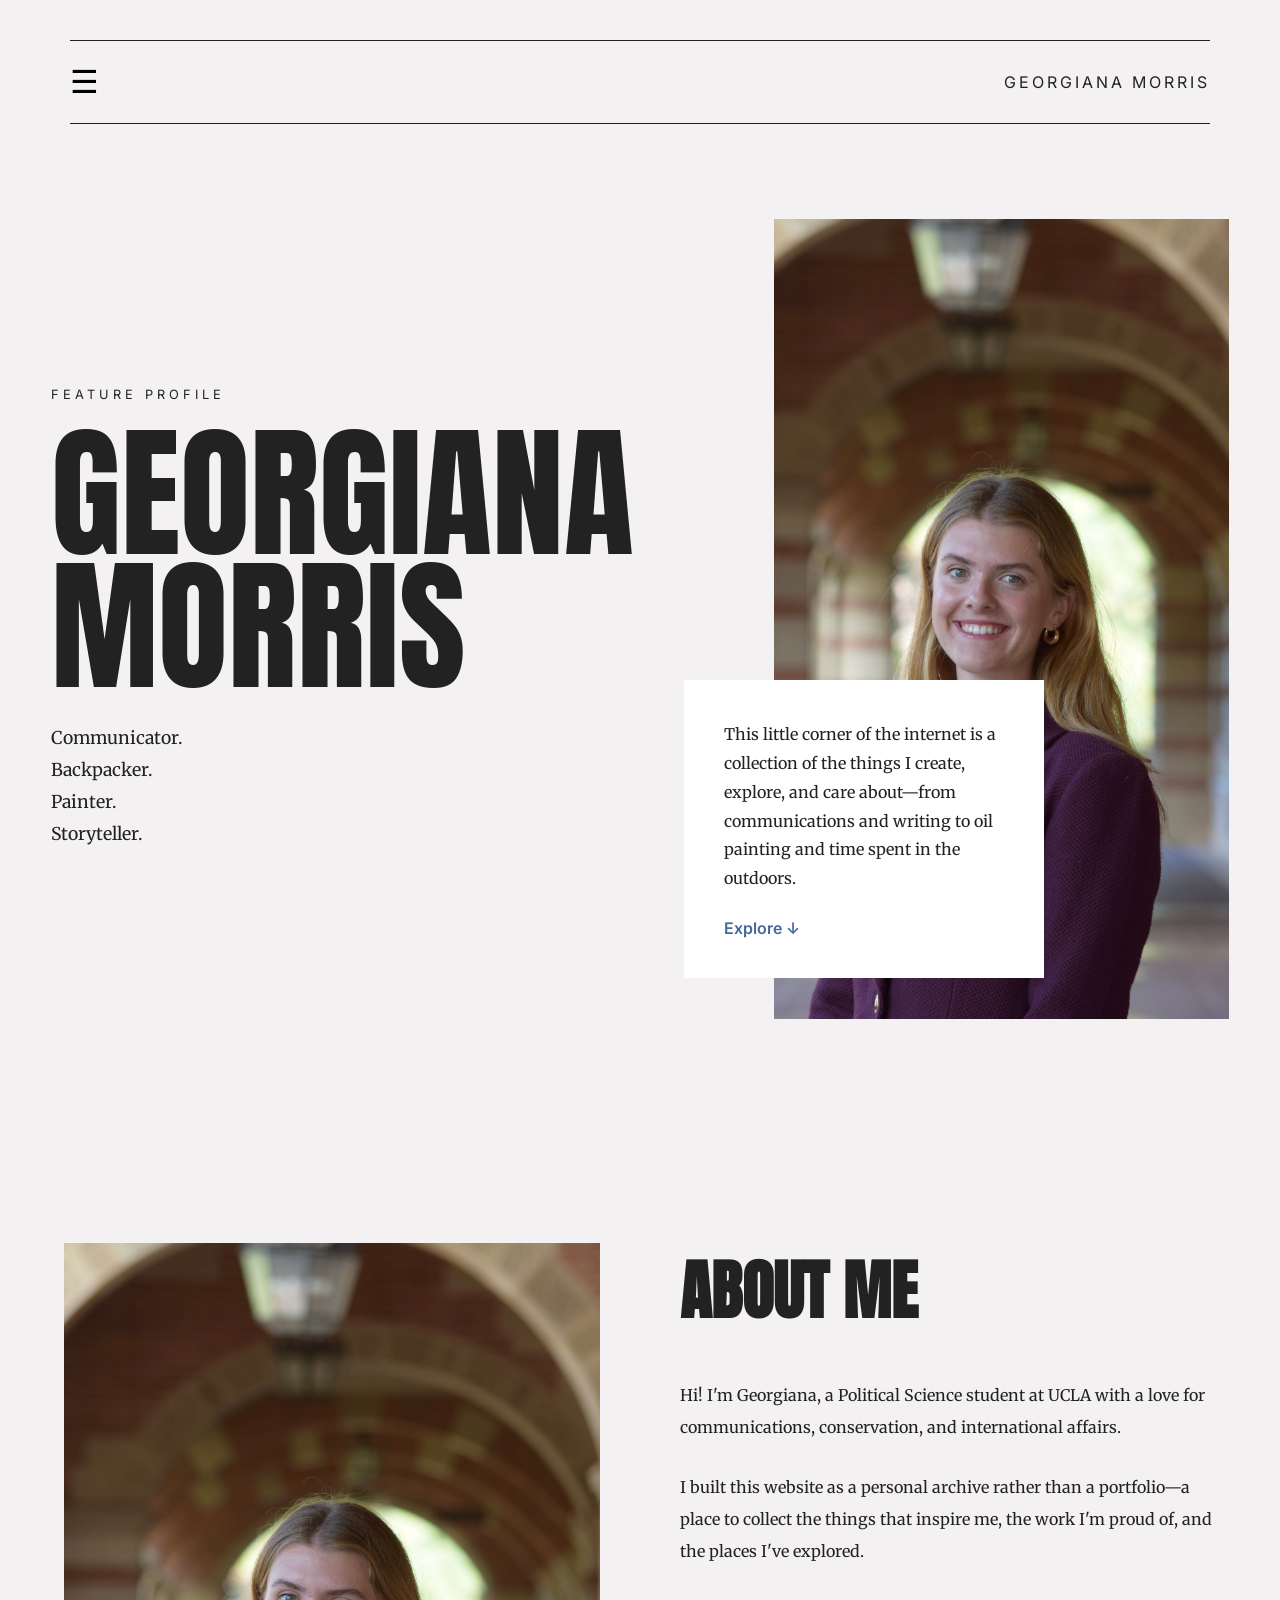
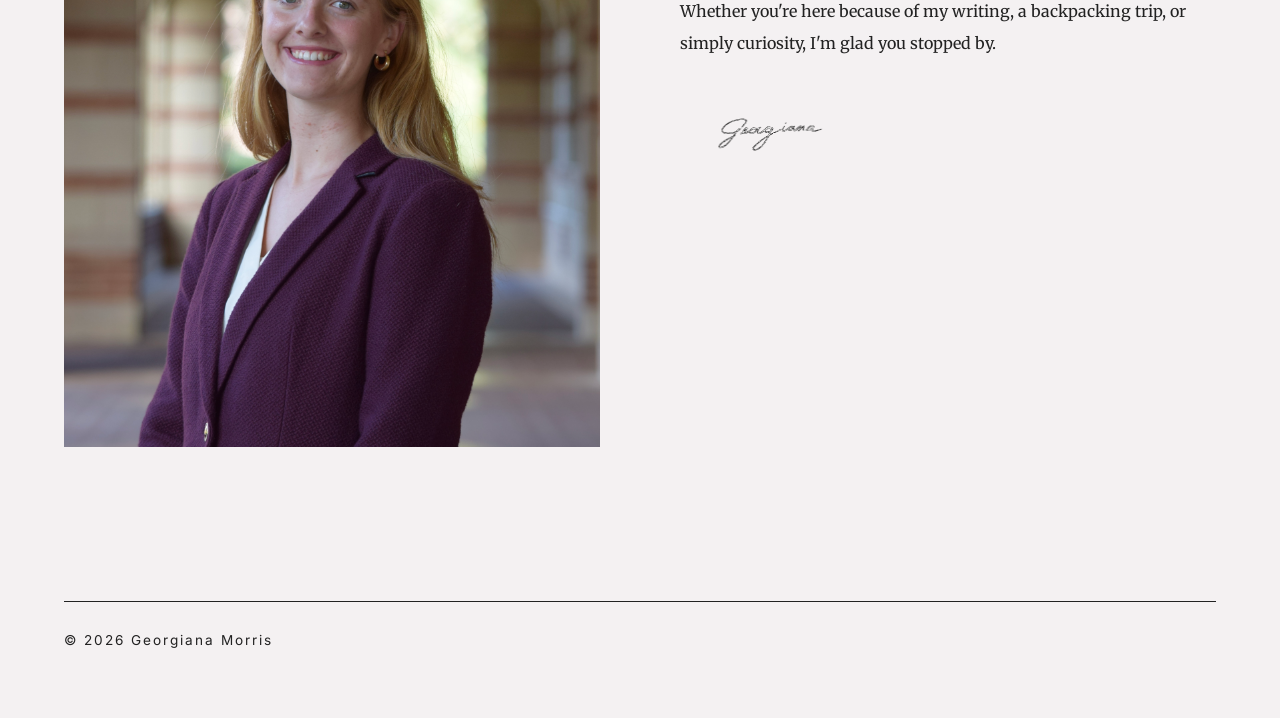
<file: index.html>
<!DOCTYPE html>
<html lang="en">
<head>

    <meta charset="UTF-8">
    <meta name="viewport" content="width=device-width, initial-scale=1.0">

    <title>Georgiana Morris</title>

    <!-- Google Fonts -->

    <link rel="preconnect" href="https://fonts.googleapis.com">
    <link rel="preconnect" href="https://fonts.gstatic.com" crossorigin>

    <link href="https://fonts.googleapis.com/css2?family=Anton&family=Inter:wght@300;400;500;600&family=Merriweather:wght@300;400;700&display=swap" rel="stylesheet">

    <link rel="stylesheet" href="css/style.css">

</head>

<body>

<header>

    <div class="nav-line"></div>

    <nav>

        <button class="menu-button" id="menuButton">
            ☰
        </button>

        <div class="logo">
            GEORGIANA MORRIS
        </div>

    </nav>

    <div class="nav-line"></div>

</header>


<!-- MENU OVERLAY -->

<div class="menu-overlay" id="menuOverlay">

    <button class="close-button" id="closeButton">
        ×
    </button>

    <div class="menu-container">

        <p class="menu-title">
            GEORGIANA MORRIS
        </p>

        <p class="menu-subtitle">
            A personal archive of stories, art, writing, and adventure.
        </p>

        <div class="menu-links">

            <a href="index.html">Home</a>

            <a href="portfolio.html">Portfolio</a>

            <a href="gallery.html">Gallery</a>

            <a href="writing.html">Written Works</a>

            <a href="outdoors.html">The Great Outdoors</a>

            <a href="connect.html">Let's Connect</a>

        </div>

    </div>

</div>



<!-- HERO -->

<section class="hero">

    <div class="hero-left">

        <p class="section-label">
            FEATURE PROFILE
        </p>

        <h1>

            GEORGIANA

            <br>

            MORRIS

        </h1>

        <div class="tagline">

            <p>Communicator.</p>

            <p>Backpacker.</p>

            <p>Painter.</p>

            <p>Storyteller.</p>

        </div>

    </div>


    <div class="hero-right">

        <img
            src="images/Georgiana_HeadShot.jpeg"
            alt="Portrait of Georgiana"
            class="hero-image"
            width="600"
            height="800"
            loading="lazy">

        <div class="intro-card">

            <p>

                This little corner of the internet is a collection of the
                things I create, explore, and care about—from communications
                and writing to oil painting and time spent in the outdoors.

            </p>

            <a href="#about">

                Explore ↓

            </a>

        </div>

    </div>

</section>




<!-- ABOUT -->

<section class="about" id="about">

    <div class="about-grid">

        <div>

            <img
                src="images/Georgiana_HeadShot.jpeg"
                alt="Georgiana in nature"
                class="about-image">

        </div>

        <div>

            <h2>

                ABOUT ME

            </h2>

            <p>

                Hi! I'm Georgiana, a Political Science student at UCLA with a
                love for communications, conservation, and international
                affairs.

            </p>

            <p>

                I built this website as a personal archive rather than a
                portfolio—a place to collect the things that inspire me, the
                work I'm proud of, and the places I've explored.

            </p>

            <p>

                Whether you're here because of my writing, a backpacking trip,
                or simply curiosity, I'm glad you stopped by.

            </p>

            <img
                src="images/Signature.png"
                alt="Georgiana's signature"
                class="signature"
                loading="lazy">

        </div>

    </div>

</section>




<footer>

    <div class="footer-line"></div>

    <p>

        © 2026 Georgiana Morris

    </p>

</footer>

<script src="js/script.js"></script>

</body>

</html>
</file>
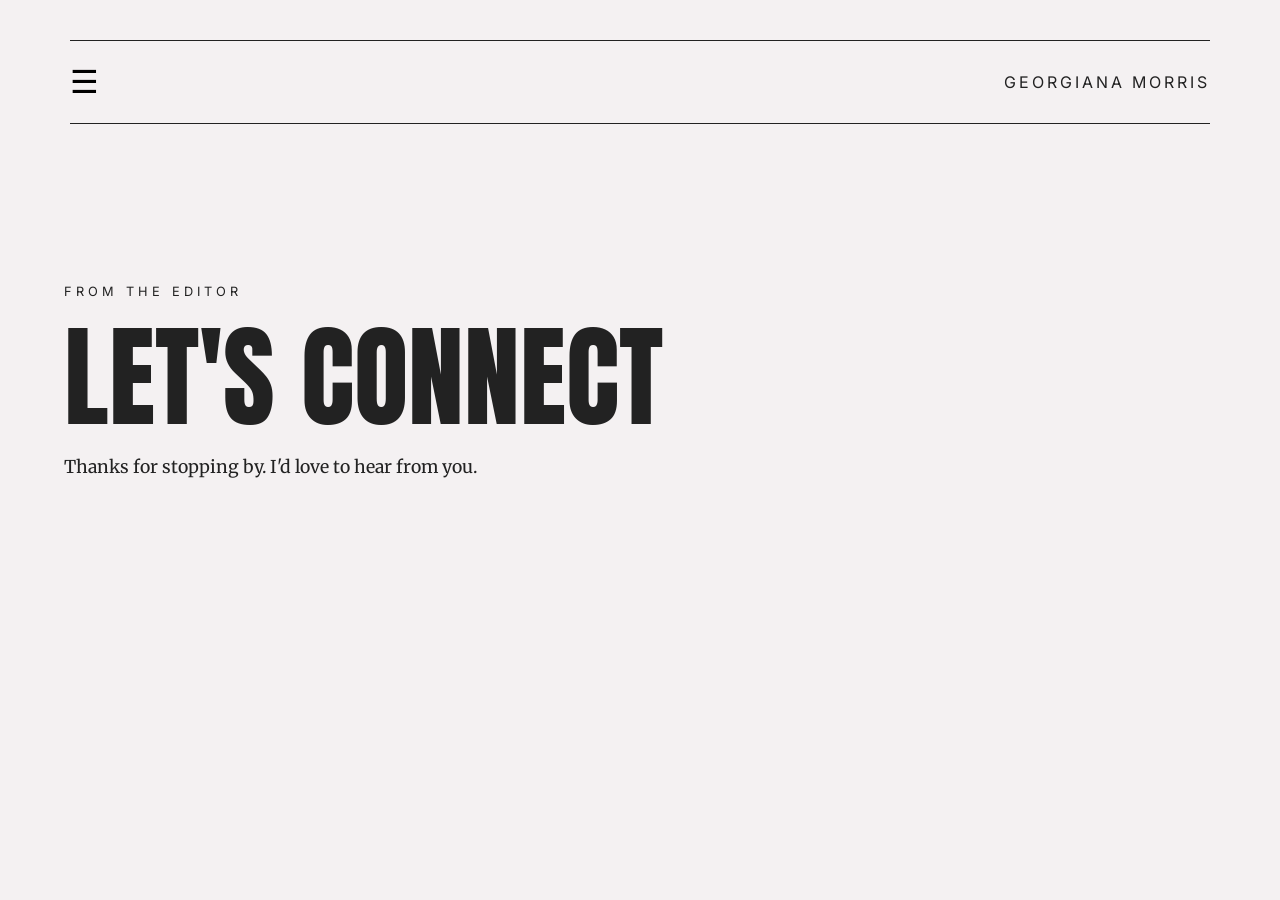
<file: connect.html>
<!DOCTYPE html>
<html lang="en">

<head>

<meta charset="UTF-8">

<meta name="viewport" content="width=device-width, initial-scale=1.0">

<title>Let's Connect</title>

<link rel="preconnect" href="https://fonts.googleapis.com">

<link rel="preconnect" href="https://fonts.gstatic.com" crossorigin>

<link href="https://fonts.googleapis.com/css2?family=Anton&family=Inter&family=Merriweather&display=swap" rel="stylesheet">

<link rel="stylesheet" href="css/style.css">

</head>

<body>

<header>

<div class="nav-line"></div>

<nav>

<!-- MENU OVERLAY -->

<div class="menu-overlay" id="menuOverlay">

    <button class="close-button" id="closeButton">
        ×
    </button>

    <div class="menu-container">

        <p class="menu-title">
            GEORGIANA MORRIS
        </p>

        <p class="menu-subtitle">
            A personal archive of stories, art, writing, and adventure.
        </p>

        <div class="menu-links">

            <a href="index.html">Home</a>

            <a href="portfolio.html">Portfolio</a>

            <a href="gallery.html">Gallery</a>

            <a href="writing.html">Written Works</a>

            <a href="outdoors.html">The Great Outdoors</a>

            <a href="connect.html">Let's Connect</a>

        </div>

    </div>

</div>
  

  <button class="menu-button" id="menuButton">
    ☰
</button>

<div class="logo">

GEORGIANA MORRIS

</div>

</nav>

<div class="nav-line"></div>

</header>

<section class="page-hero">

<p class="section-label">

FROM THE EDITOR

</p>

<h1>

LET'S CONNECT

</h1>

<p class="page-intro">

Thanks for stopping by. I'd love to hear from you.

</p>

</section>

<script src="js/script.js"></script>

</body>

</html>
</file>
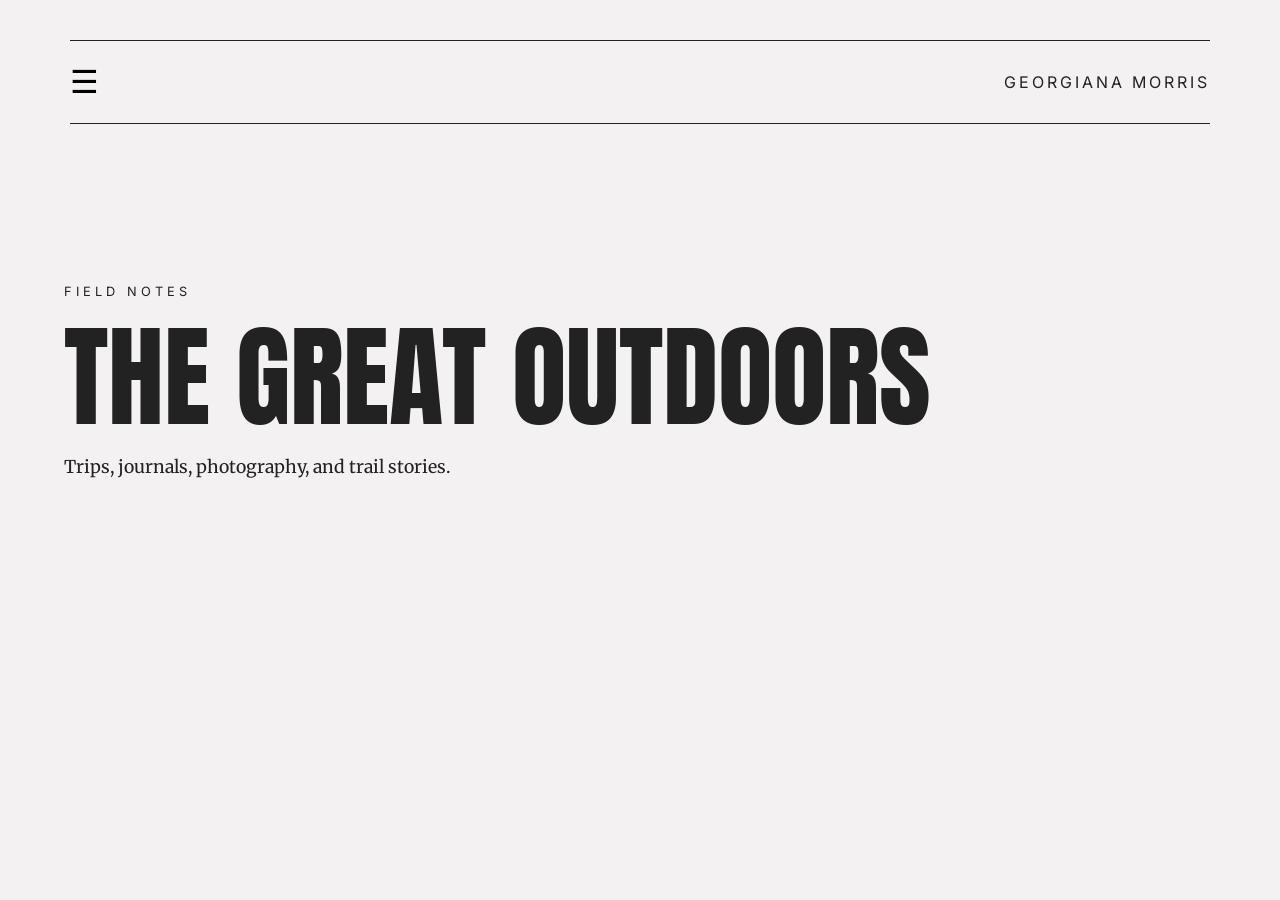
<file: outdoors.html>
<!DOCTYPE html>
<html lang="en">

<head>

<meta charset="UTF-8">

<meta name="viewport" content="width=device-width, initial-scale=1.0">

<title>The Great Outdoors</title>

<link rel="preconnect" href="https://fonts.googleapis.com">

<link rel="preconnect" href="https://fonts.gstatic.com" crossorigin>

<link href="https://fonts.googleapis.com/css2?family=Anton&family=Inter&family=Merriweather&display=swap" rel="stylesheet">

<link rel="stylesheet" href="css/style.css">

</head>

<body>

<header>

<div class="nav-line"></div>

<nav>

  <!-- MENU OVERLAY -->

<div class="menu-overlay" id="menuOverlay">

    <button class="close-button" id="closeButton">
        ×
    </button>

    <div class="menu-container">

        <p class="menu-title">
            GEORGIANA MORRIS
        </p>

        <p class="menu-subtitle">
            A personal archive of stories, art, writing, and adventure.
        </p>

        <div class="menu-links">

            <a href="index.html">Home</a>

            <a href="portfolio.html">Portfolio</a>

            <a href="gallery.html">Gallery</a>

            <a href="writing.html">Written Works</a>

            <a href="outdoors.html">The Great Outdoors</a>

            <a href="connect.html">Let's Connect</a>

        </div>

    </div>

</div>

<button class="menu-button" id="menuButton">
    ☰
</button>

<div class="logo">

GEORGIANA MORRIS

</div>

</nav>

<div class="nav-line"></div>

</header>

<section class="page-hero">

<p class="section-label">

FIELD NOTES

</p>

<h1>

THE GREAT OUTDOORS

</h1>

<p class="page-intro">

Trips, journals, photography, and trail stories.

</p>

</section>

<script src="js/script.js"></script>

</body>

</html>
</file>
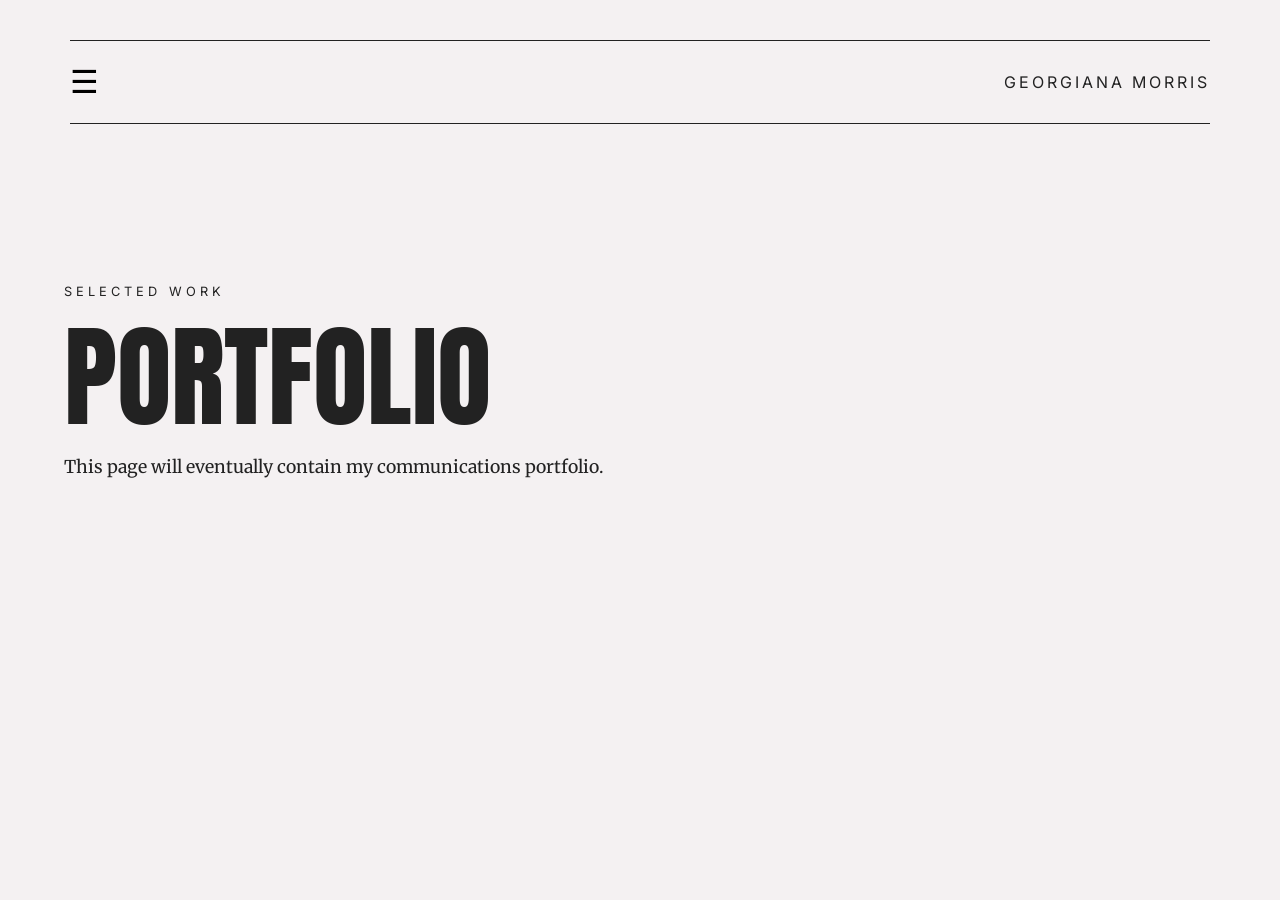
<file: portfolio.html>
<!DOCTYPE html>
<html lang="en">

<head>

<meta charset="UTF-8">
<meta name="viewport" content="width=device-width, initial-scale=1.0">

<title>Portfolio | Georgiana Morris</title>

<link rel="preconnect" href="https://fonts.googleapis.com">
<link rel="preconnect" href="https://fonts.gstatic.com" crossorigin>

<link href="https://fonts.googleapis.com/css2?family=Anton&family=Inter:wght@300;400;500;600&family=Merriweather:wght@300;700&display=swap" rel="stylesheet">

<link rel="stylesheet" href="css/style.css">

</head>

<body>

<header>

<div class="nav-line"></div>

<nav>

<!-- MENU OVERLAY -->

<div class="menu-overlay" id="menuOverlay">

    <button class="close-button" id="closeButton">
        ×
    </button>

    <div class="menu-container">

        <p class="menu-title">
            GEORGIANA MORRIS
        </p>

        <p class="menu-subtitle">
            A personal archive of stories, art, writing, and adventure.
        </p>

        <div class="menu-links">

            <a href="index.html">Home</a>

            <a href="portfolio.html">Portfolio</a>

            <a href="gallery.html">Gallery</a>

            <a href="writing.html">Written Works</a>

            <a href="outdoors.html">The Great Outdoors</a>

            <a href="connect.html">Let's Connect</a>

        </div>

    </div>

</div>

<button class="menu-button" id="menuButton">
    ☰
</button>

<div class="logo">

GEORGIANA MORRIS

</div>

</nav>

<div class="nav-line"></div>

</header>

<section class="page-hero">

<p class="section-label">

SELECTED WORK

</p>

<h1>

PORTFOLIO

</h1>

<p class="page-intro">

This page will eventually contain my communications portfolio.

</p>

</section>

<script src="js/script.js"></script>

</body>

</html>
</file>
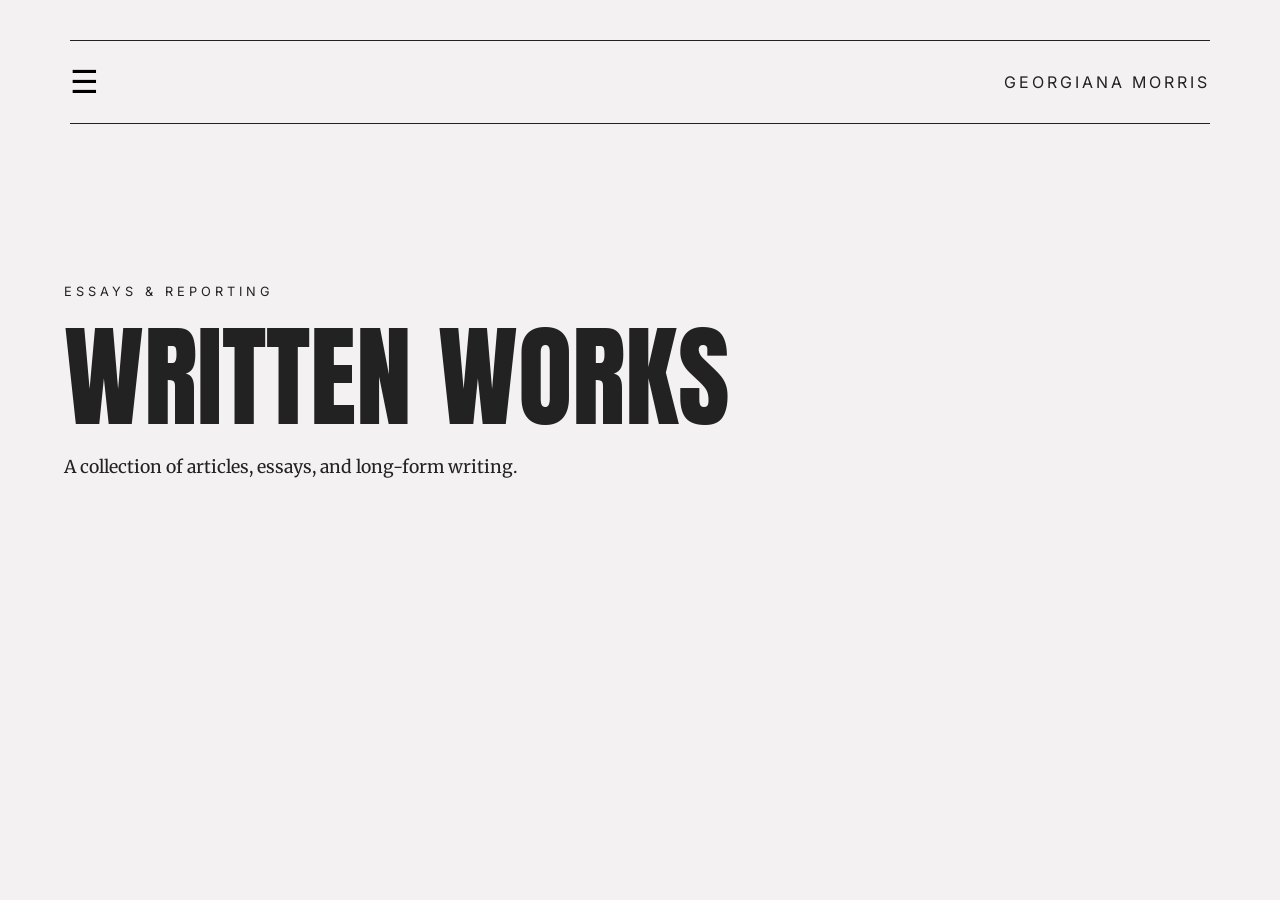
<file: writing.html>
<!DOCTYPE html>
<html lang="en">

<head>

<meta charset="UTF-8">

<meta name="viewport" content="width=device-width, initial-scale=1.0">

<title>Written Works</title>

<link rel="preconnect" href="https://fonts.googleapis.com">

<link rel="preconnect" href="https://fonts.gstatic.com" crossorigin>

<link href="https://fonts.googleapis.com/css2?family=Anton&family=Inter&family=Merriweather&display=swap" rel="stylesheet">

<link rel="stylesheet" href="css/style.css">

</head>

<body>

<header>

<div class="nav-line"></div>

<nav>

<!-- MENU OVERLAY -->

<div class="menu-overlay" id="menuOverlay">

    <button class="close-button" id="closeButton">
        ×
    </button>

    <div class="menu-container">

        <p class="menu-title">
            GEORGIANA MORRIS
        </p>

        <p class="menu-subtitle">
            A personal archive of stories, art, writing, and adventure.
        </p>

        <div class="menu-links">

            <a href="index.html">Home</a>

            <a href="portfolio.html">Portfolio</a>

            <a href="gallery.html">Gallery</a>

            <a href="writing.html">Written Works</a>

            <a href="outdoors.html">The Great Outdoors</a>

            <a href="connect.html">Let's Connect</a>

        </div>

    </div>

</div>

  
<button class="menu-button" id="menuButton">
    ☰
</button>

<div class="logo">

GEORGIANA MORRIS

</div>

</nav>

<div class="nav-line"></div>

</header>

<section class="page-hero">

<p class="section-label">

ESSAYS & REPORTING

</p>

<h1>

WRITTEN WORKS

</h1>

<p class="page-intro">

A collection of articles, essays, and long-form writing.

</p>

</section>

<script src="js/script.js"></script>

</body>

</html>
</file>
<file: css/style.css>
/* ===========================
   GLOBAL
=========================== */

*{
    margin:0;
    padding:0;
    box-sizing:border-box;
}

html{
    scroll-behavior:smooth;
}

body{

    background:#F4F1F2;
    color:#222;

    font-family:'Merriweather', serif;

    overflow-x:hidden;

}

/* ===========================
   NAVIGATION
=========================== */

header{

    width:100%;

    padding:40px 70px;

}

.nav-line{

    width:100%;
    height:1px;
    background:#222;

}

nav{

    display:flex;

    justify-content:space-between;

    align-items:center;

    padding:22px 0;

}

.logo{

    font-family:'Inter', sans-serif;

    letter-spacing:3px;

    font-size:1rem;

}

.menu-button{

    border:none;

    background:none;

    cursor:pointer;

    font-size:2rem;

}

/* ===========================
   MENU OVERLAY
=========================== */

.menu-overlay{

    position:fixed;

    inset:0;

    background:#F4F1F2;

    display:flex;

    justify-content:center;

    align-items:center;

    opacity:0;

    visibility:hidden;

    transition:opacity .3s ease;

    z-index:999;

}

.menu-overlay.active{

    opacity:1;

    visibility:visible;

}

.menu-container{

    text-align:center;

    max-width:700px;

    padding:40px;

}

.menu-title{

    font-family:'Inter', sans-serif;

    letter-spacing:4px;

    font-size:.9rem;

    margin-bottom:10px;

}

.menu-subtitle{

    font-family:'Merriweather', serif;

    font-size:1rem;

    line-height:1.8;

    color:#666;

    margin-bottom:55px;

}

.menu-links{

    display:flex;

    flex-direction:column;

    gap:22px;

}

.menu-links a{

    text-decoration:none;

    color:#222;

    font-family:'Anton', sans-serif;

    font-size:3.5rem;

    letter-spacing:1px;

    transition:.2s;

}

.menu-links a:hover{

    color:#456A9A;

}

.close-button{

    position:absolute;

    top:45px;

    left:60px;

    border:none;

    background:none;

    font-size:3rem;

    cursor:pointer;

}
/* ===========================
   HERO
=========================== */

.hero{

    width:min(1500px,92%);

    margin:55px auto 140px;

    display:grid;

    grid-template-columns:1fr 1fr;

    gap:140px;

    align-items:center;

}

.section-label{

    font-family:'Inter',sans-serif;

    letter-spacing:4px;

    font-size:.8rem;

    margin-bottom:25px;

}

.hero h1{

    font-family:'Anton',sans-serif;

    font-size:9rem;

    line-height:.92;

    font-weight:400;

}

.tagline{

    margin-top:35px;

}

.tagline p{

    font-size:1.1rem;

    margin-bottom:10px;

}

.hero-right{

    position:relative;

}

.hero-image{

    width:100%;

    max-width:640px;

    aspect-ratio:4/5;

    object-fit:cover;

}

.intro-card{

    position:absolute;

    bottom:45px;

    left:-90px;

    background:white;

    padding:40px;

    width:360px;

}

.intro-card p{

    line-height:1.8;

    margin-bottom:25px;

}

.intro-card a{

    text-decoration:none;

    color:#456A9A;

    font-family:'Inter',sans-serif;

    font-weight:600;

}

/* ===========================
   ABOUT
=========================== */

.about{

    width:min(1300px,90%);

    margin:220px auto 150px;

}

.about-grid{

    display:grid;

    grid-template-columns:1fr 1fr;

    gap:80px;

    align-items:start;

}

.about-image{

    width:100%;

}

.about h2{

    font-family:'Anton',sans-serif;

    font-size:4rem;

    margin-bottom:40px;

}

.about p{

    line-height:2;

    margin-bottom:28px;

}

.signature{

    width:180px;

    margin-top:30px;

}

/* ===========================
   FOOTER
=========================== */

footer{

    width:min(1200px,90%);

    margin:120px auto 70px;

}

.footer-line{

    width:100%;

    height:1px;

    background:#222;

    margin-bottom:30px;

}

footer p{

    font-family:'Inter',sans-serif;

    font-size:.85rem;

    letter-spacing:2px;

}

/* ===========================
   MOBILE
=========================== */

@media(max-width:950px){

.hero{

grid-template-columns:1fr;

gap:80px;

}

.about-grid{

grid-template-columns:1fr;

}

.hero h1{

font-size:4.5rem;

}

.intro-card{

position:relative;

left:0;

bottom:0;

width:100%;

margin-top:30px;

}

header{

padding:30px;

}

}

/* ===========================
   INTERIOR PAGE HERO
=========================== */

.page-hero{

    width:min(1400px,90%);
    margin:120px auto;

}

.page-hero h1{

    font-family:'Anton', sans-serif;
    font-size:7rem;
    font-weight:400;
    line-height:.95;
    margin:20px 0;

}

.page-intro{

    max-width:600px;
    font-size:1.1rem;
    line-height:2;

}

/*============================

GALLERY

=============================*/

.gallery-page{

    width:min(1500px,92%);
    margin:80px auto;

    display:grid;

    grid-template-columns:320px 1fr;

    gap:70px;

}

.gallery-info{

    position:sticky;

    top:120px;

    align-self:start;

}

.gallery-label{

    font-family:'Inter',sans-serif;

    letter-spacing:4px;

    font-size:.8rem;

    margin-bottom:18px;

}

.gallery-info h1{

    font-family:'Anton',sans-serif;

    font-size:5rem;

    line-height:.95;

    margin-bottom:60px;

}

.painting-details h2{

    font-family:'Anton',sans-serif;

    font-size:2.2rem;

    line-height:1;

    margin:15px 0;

}

.painting-details p{

    line-height:2;

}

.gallery-carousel{

    display:flex;

    gap:50px;

    overflow-x:auto;

    scroll-behavior:smooth;

    scroll-snap-type:x mandatory;

    align-items:center;

    padding:20px 10px 30px;

}

.gallery-carousel::-webkit-scrollbar{

    height:8px;

}

.gallery-carousel::-webkit-scrollbar-thumb{

    background:#C1521E;

}

.painting{

    width:420px;

    aspect-ratio:4 / 5;

    object-fit:contain;

    background:white;

    padding:20px;

    cursor:pointer;

    flex-shrink:0;

    scroll-snap-align:center;

    transition:.3s;

}

.painting:hover{

    transform:scale(.98);

}
</file>
